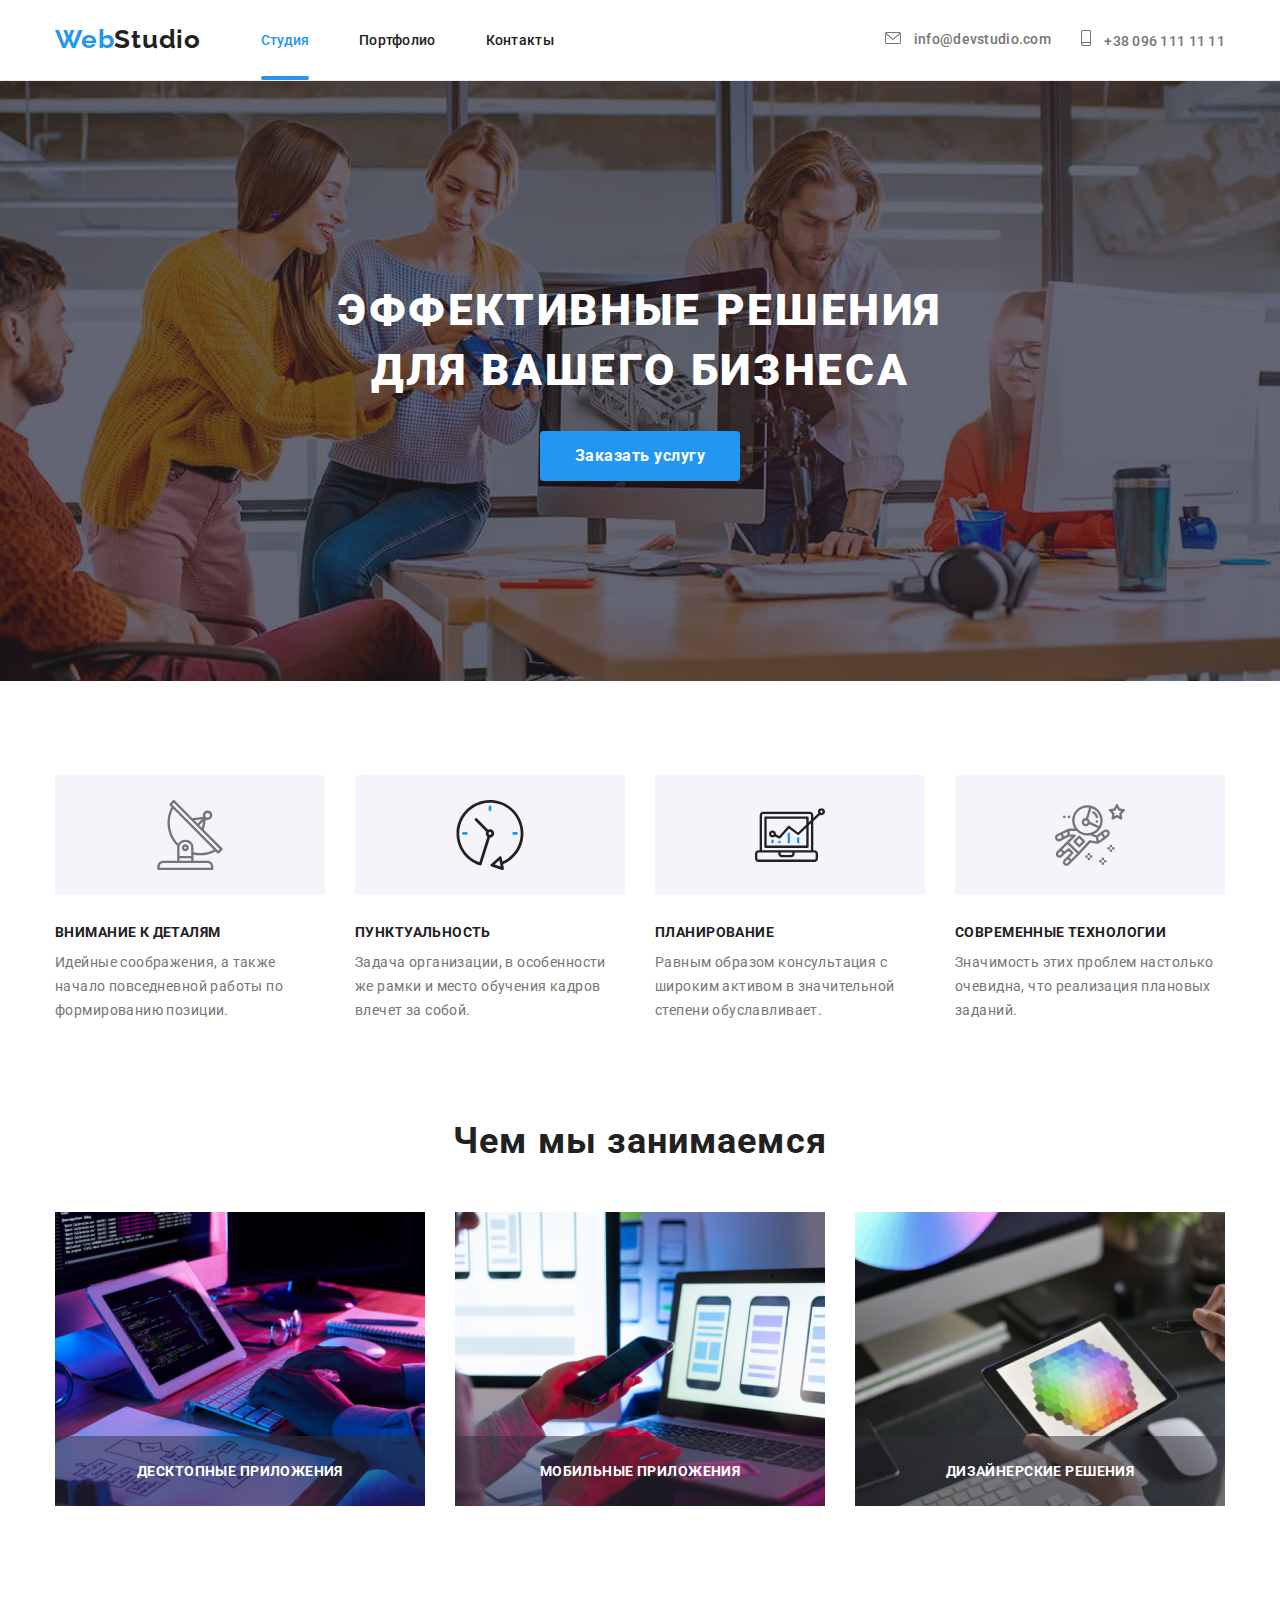
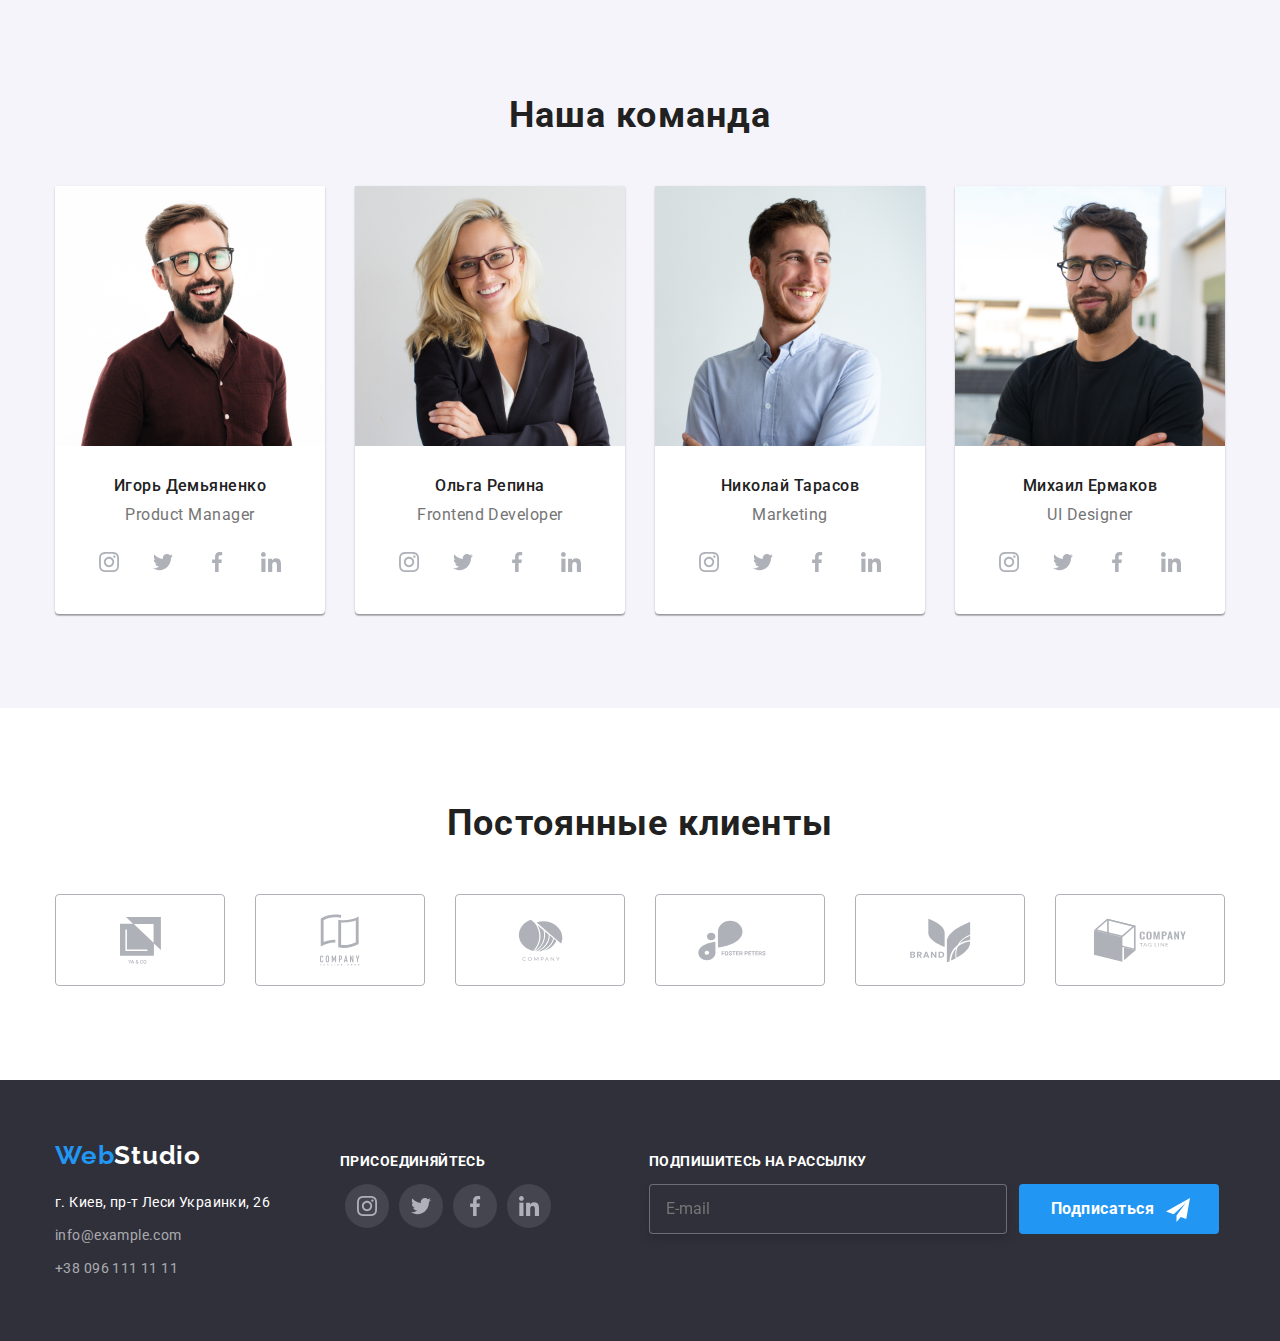
<file: index.html>
<!DOCTYPE html>
<html lang="en">
    <head>
    <meta charset="UTF-8">
    <meta http-equiv="X-UA-Compatible" content="IE=edge">
    <meta name="viewport" content="width=device-width, initial-scale=1.0">
    <title>Студия</title>
    <link href="https://cdnjs.cloudflare.com/ajax/libs/modern-normalize/1.1.0/modern-normalize.min.css"
    rel="stylesheet"/>
    <link href="https://fonts.googleapis.com/css2?family=Raleway:wght@700&family=Roboto:wght@400;500;700;900&display=swap"
        rel="stylesheet"/>
    <link rel="stylesheet" href="./css/styles.css" />

</head>
<body >
    <div class="header-bottom-line">
    <div class="container">
    <header>
    <a href="index.html" class="logo"  lang="en">Web<span class="logo-accent">Studio</span></a>
    <nav>

    <ul class="site-nav-list">
    <li><a href="./index.html" class="header-link-studio-current">Студия</a></li>
    <li><a href="./portfolio.html" class="header-link">Портфолио</a></li>
    <li><a href="" class="header-link">Контакты</a></li>
    </ul>
    </nav>
    <ul class="auth-nav">
    <li>
        <a href="mailto:info@devstudio.com" class="header-link mailto">
            <svg class="icon mailto" width="16" height="12">
                <use href=".\images\symbol-defs.svg#icon-mailto">
                </use>
            </svg>
            info@devstudio.com
        </a>
            </li>
    <li>
        <a href="tel:+380961111111" class="header-link tel">
            <svg class="icon smartphone" width="10" height="16">
                <use href=".\images\symbol-defs.svg#icon-smartphone">
                </use>
            </svg>
            +38 096 111 11 11
        </a>
    </li>
    </ul>
    </header>
    </div>
    </div>
     <main>

    <!--hero-->
        <section class="hero section">
            <div class="container hero-padding">
            <h1 class="hero-title">Эффективные решения для вашего бизнеса</h1>
        <button type="button" class="hero-button" data-modal-open>Заказать услугу</button>
            </div>
        </section>
        <!--Наши преимущества-->
        <section class="features section">
            <div class="container">
            <h2 class="invisible-title">"Невидимый заголовок - наши преимущества"</h2>
            <ul class="our-features">
                <li><div>
                    <svg class="icon-antenna" width="70" height="70" fill="#757575">
                        <use href=".\images\symbol-defs.svg#icon-antenna">
                        </use>
                    </svg>
                    </div>
                    <h3 class="features-title">Внимание к деталям</h3>
                    <p class="section-text">Идейные соображения, а также начало повседневной работы по формированию позиции.</p> 
                </li>
                <li><div class="div-icon-clock"><svg class="icon-clock" width="70" height="70" fill="#757575">
                            <use href=".\images\symbol-defs.svg#icon-clock">
                            </use>
                        </svg>
                    </div>
                    <h3 class="features-title">Пунктуальность</h3>
                    <p class="section-text">Задача организации, в особенности же рамки и место обучения кадров влечет за собой.</p>
                </li>
                <li><div>
                    <svg class="icon-diagram" width="70" height="70" fill="#757575">
                        <use href=".\images\symbol-defs.svg#icon-diagram">
                        </use>
                    </svg>
                    </div>
                    <h3 class="features-title">Планирование</h3>
                    <p class="section-text">Равным образом консультация с широким активом в значительной степени обуславливает.</p>
                </li>
                <li><div>
                    <svg class="icon-astronaut" width="70" height="70" fill="#757575">
                        <use href=".\images\symbol-defs.svg#icon-astronaut">
                        </use>
                    </svg>
                    </div>
                    <h3 class="features-title">Современные технологии</h3>
                    <p class="section-text">Значимость этих проблем настолько очевидна, что реализация плановых заданий.</p>
                </li>
            </ul>
            </div>
        </section>
    <!--Чем мы занимаемся-->
        <section class=" types-of-works section"> 
            <div class="container">
                <h2 class="section-title">Чем мы занимаемся</h2>
                <ul class="types-of-work">
                    <li><img src="./images/desktop.jpg" alt="Компьютер" width="370">
                        <h3>десктопные приложения</h3>
                    </li>
                    <li><img src="./images/smartphone.jpg" alt="Смартфон" width="370">
                        <h3>мобильные приложения</h3>
                    </li>
                    <li><img src="./images/laptop.jpg" alt="Лэптоп" width="370">
                        <h3>дизайнерские решения</h3>
                    </li>
                </ul>
            </div>
        </section>
    <!--Наша команда-->
        <section class="our-team section">  
            <div class="our-team container">
            <h2 class="section-title">Наша команда</h2>
            <ul class="our-team-list">
                <li class="our-team-card">
                    <img src="./images/product-manager.jpg" alt="Product Manager" width="270">
                    <h3 class="name-of-specialist">Игорь Демьяненко</h3>
                    <p class="section-text-our-team">Product Manager</p>
                    <ul class="list-socials">
                        <li>
                            <a href="">
                                <svg class="icon-instagram" width="20" height="20" fill="#AFB1B8">
                                    <use href=".\images\symbol-defs.svg#icon-instagram">
                                    </use>
                                </svg>
                            </a>
                        </li>
                        <li>
                            <a href="">
                                <svg class="socials-icon twitter" width="20" height="20">
                                    <use href=".\images\symbol-defs.svg#icon-twitter">
                                    </use>
                                </svg>
                            </a>
                        </li>
                        <li>
                            <a href="">
                                <svg class="socials-icon facebook" width="20" height="20" fill="#757575">
                                    <use href=".\images\symbol-defs.svg#icon-facebook">
                                    </use>
                                </svg>
                            </a>
                        </li>
                        <li>
                            <a href="">
                                <svg class="socials-icon linkedin" width="20" height="20" fill="#757575">
                                    <use href=".\images\symbol-defs.svg#icon-linkedin">
                                    </use>
                                </svg>
                            </a>
                        </li>
                    </ul>
                <li class="our-team-card">
                    <img src="./images/frontend-developer.jpg" alt="Frontend Developer" width="270">
                    <h3 class="name-of-specialist">Ольга Репина</h3>
                    <p class="section-text-our-team">Frontend Developer</p>
                    <ul class="list-socials">
                        <li>
                            <a href="">
                                <svg class="icon-instagram" width="20" height="20" fill="#AFB1B8">
                                    <use href=".\images\symbol-defs.svg#icon-instagram">
                                    </use>
                                </svg>
                            </a>
                        </li>
                        <li>
                            <a href="">
                                <svg class="socials-icon twitter" width="20" height="20">
                                    <use href=".\images\symbol-defs.svg#icon-twitter">
                                    </use>
                                </svg>
                            </a>
                        </li>
                        <li>
                            <a href="">
                                <svg class="socials-icon facebook" width="20" height="20" fill="#757575">
                                    <use href=".\images\symbol-defs.svg#icon-facebook">
                                    </use>
                                </svg>
                            </a>
                        </li>
                        <li>
                            <a href="">
                                <svg class="socials-icon linkedin" width="20" height="20" fill="#757575">
                                    <use href=".\images\symbol-defs.svg#icon-linkedin">
                                    </use>
                                </svg>
                            </a>
                        </li>
                    </ul>
                </li>
                <li class="our-team-card">
                    <img src="./images/marketing.jpg" alt="Marketing" width="270">
                    <h3 class="name-of-specialist">Николай Тарасов</h3>
                    <p class="section-text-our-team">Marketing</p>
                    <ul class="list-socials">
                        <li>
                            <a href="">
                                <svg class="icon-instagram" width="20" height="20" fill="#AFB1B8">
                                    <use href=".\images\symbol-defs.svg#icon-instagram">
                                    </use>
                                </svg>
                            </a>
                        </li>
                        <li>
                            <a href="">
                                <svg class="socials-icon twitter" width="20" height="20">
                                    <use href=".\images\symbol-defs.svg#icon-twitter">
                                    </use>
                                </svg>
                            </a>
                        </li>
                        <li>
                            <a href="">
                                <svg class="socials-icon facebook" width="20" height="20" fill="#757575">
                                    <use href=".\images\symbol-defs.svg#icon-facebook">
                                    </use>
                                </svg>
                            </a>
                        </li>
                        <li>
                            <a href="">
                                <svg class="socials-icon linkedin" width="20" height="20" fill="#757575">
                                    <use href=".\images\symbol-defs.svg#icon-linkedin">
                                    </use>
                                </svg>
                            </a>
                        </li>
                    </ul>
                </li>
                <li class="our-team-card">
                    <img src="./images/ui-designer.jpg" alt="UI Designer" width="270">
                    <h3 class="name-of-specialist">Михаил Ермаков</h3>
                    <p class="section-text-our-team">UI Designer</p>
                    <ul class="list-socials">
                        <li>
                            <a href="">
                                <svg class="icon-instagram" width="20" height="20" fill="#AFB1B8">
                                    <use href=".\images\symbol-defs.svg#icon-instagram">
                                    </use>
                                </svg>
                            </a>
                        </li>
                        <li>
                            <a href="">
                                <svg class="socials-icon twitter" width="20" height="20">
                                    <use href=".\images\symbol-defs.svg#icon-twitter">
                                    </use>
                                </svg>
                            </a>
                        </li>
                        <li>
                            <a href="">
                                <svg class="socials-icon facebook" width="20" height="20" fill="#757575">
                                    <use href=".\images\symbol-defs.svg#icon-facebook">
                                    </use>
                                </svg>
                            </a>
                        </li>
                        <li>
                            <a href="">
                                <svg class="socials-icon linkedin" width="20" height="20" fill="#757575">
                                    <use href=".\images\symbol-defs.svg#icon-linkedin">
                                    </use>
                                </svg>
                            </a>
                        </li>
                    </ul>
                </li>
            </ul>
            </div>
        </section> 
    <!-- Постоянные клиенты -->
        <section class="regular-clients section">
            <div class="container">
                <h2 class="section-title">Постоянные клиенты</h2>
                <ul class="list-regular-clients">
                    <li>
                        <a href="">
                            <svg class="icon-va-co" width="41" height="47">
                                <use href=".\images\symbol-defs.svg#icon-va-co">
                                </use>
                            </svg>
                        </a>
                    </li>
                    <li>
                        <a href="">
                            <svg class="icon-tagline-here" width="40" height="52">
                                <use href=".\images\symbol-defs.svg#icon-tagline-here">
                                </use>
                            </svg>
                        </a>
                    </li>
                    <li>
                        <a href="">
                            <svg class="icon-company" width="45" height="42" fill="#757575">
                                <use href=".\images\symbol-defs.svg#icon-company">
                                </use>
                            </svg>
                        </a>
                    </li>
                    <li>
                        <a href="">
                            <svg class="icon-foster-peters" width="84" height="41" fill="#757575">
                                <use href=".\images\symbol-defs.svg#icon-foster-peters">
                                </use>
                            </svg>
                        </a>
                    </li>
                    <li>
                        <a href="">
                            <svg class="icon-brand" width="63" height="45" fill="#757575">
                                <use href=".\images\symbol-defs.svg#icon-brand">
                                </use>
                            </svg>
                        </a>
                    </li>
                    <li>
                        <a href="">
                            <svg class="icon-tag-line" width="94" height="44" fill="#757575">
                                <use href=".\images\symbol-defs.svg#icon-tag-line">
                                </use>
                            </svg>
                        </a>
                    </li>
                </ul>
            </div>
        </section>
</main>
    <footer class="section logo-footer">
        <div class="container footer">
            <div class="logo+adress">
                <a href="index.html" class="logo"  lang="en">Web<span class="logo-accent-footer">Studio</span></a> 
                <address>
                    <ul class="list-footer-link">
                        <li><a href="" class="footer-adress-link" target="_blank" rel="noopenner noreferrer">г. Киев, пр-т Леси Украинки, 26</a></li>
                        <li><a href="mailto:info@example.com" class="footer-link">info@example.com</a></li>
                        <li><a href="" class="footer-link">+38 096 111 11 11</a></li>
                    </ul>
                </address>
            </div>
            <div class="h3-list-socials footer">
                <h3 class="h3 footer">Присоединяйтесь</h3>
                <ul class="list-socials footer">
                    <li>
                        <a href="">
                            <svg class="socials-icon instagram" width="20" height="20" fill="#AFB1B8">
                                <use href=".\images\symbol-defs.svg#icon-instagram">
                                </use>
                            </svg>
                        </a>
                    </li>
                    <li>
                        <a href="">
                            <svg class="socials-icon twitter" width="20" height="20">
                                <use href=".\images\symbol-defs.svg#icon-twitter">
                                </use>
                            </svg>
                        </a>
                    </li>
                    <li>
                        <a href="">
                            <svg class="socials-icon facebook" width="20" height="20" fill="#757575">
                                <use href=".\images\symbol-defs.svg#icon-facebook">
                                </use>
                            </svg>
                        </a>
                    </li>
                    <li>
                        <a href="">
                            <svg class="socials-icon linkedin" width="20" height="20" fill="#757575">
                                <use href=".\images\symbol-defs.svg#icon-linkedin">
                                </use>
                            </svg>
                        </a>
                    </li>
                </ul>
            </div>
            <div class="h3-list-socials subscribe">
                <h3 class="h3 footer">Подпишитесь на рассылку</h3>
                <form class="list-socials footer">
                    <input type="email" name="email" placeholder="E-mail" id="email-footer">
                        <button type="submit" class="hero-button subscribe" name="submit">
                            Подписаться
                            <svg class="icon-telegramm" width="24" height="24">
                                <use href=".\images\symbol-defs.svg#icon-telegramm">
                                </use>
                            </svg>
                        </button>
                </form>
            </div>
        </div>
    </footer>
   
    <div class="backdrop is-hidden" data-modal>
           
        <form  class="modal" name="modal">
            <h3 class="h3-modal">
                Оставьте свои данные, мы вам перезвоним
            </h3>
            <div class="close-black" data-modal-close>
                <svg class="icon-close-black" width="17px" height="17px">
                    <use href=".\images\symbol-defs.svg#icon-close-black">
                    </use>
                </svg>
            </div>
            <label for="name">
                <span class="name-of-label">
                Имя
                </span>
            </label>
            <div class="input-modal">
                <input type="text" id="name" class="input">
                <svg class="modal-icon person" width="12px" height="12px">
                    <use href=".\images\symbol-defs.svg#icon-person"></use>
                </svg>
            </div>

            <label for="phone">
                <span class="name-of-label">
                Телефон
                </span>
            </label>
            <div class="input-modal">
                <input type="tel" id="phone" class="input" name="tel">
                <svg class="modal-icon phone" width="12px" height="12px">
                    <use href=".\images\symbol-defs.svg#icon-phone"></use>
                </svg>
            </div>

            <label for="email">
                <span class="name-of-label">
                Почта
                </span>
            </label>
            <div class="input-modal">   
                <input type="email" name="email" class="input" required />
                <svg class="modal-icon mailto2" width="12px" height="12px">
                    <use href=".\images\symbol-defs.svg#icon-mailto2"></use>
                </svg>
            </div>

            <label for="comment">
                <span class="name-of-label">
                Комментарий
                </span>
            </label>
            <textarea  id="comment" placeholder="Введите текст" class="input comment"></textarea>
            
            
            <div class="checkbox">
                <input class="checkbox-field" type="checkbox" name="checkbox" id="checkbox">
                <span class="fake">
                    <svg class="modal-icon checkmark" width="16px" height="15px">
                        <use href=".\images\symbol-defs.svg#icon-checkmark"></use>
                    </svg>
                </span>
                <label for="checkbox" class="label-checkbox">Соглашаюсь с рассылкой и принимаю <a class="agreements-terms">Условия
                    договора</a>
                </label>  
            </div>
            <button type="submit" class="hero-button" name="">Отправить</button>
            
        </form>
    
    </div>
   
    <script src="./js/modal.js"></script>
</body>
</file>
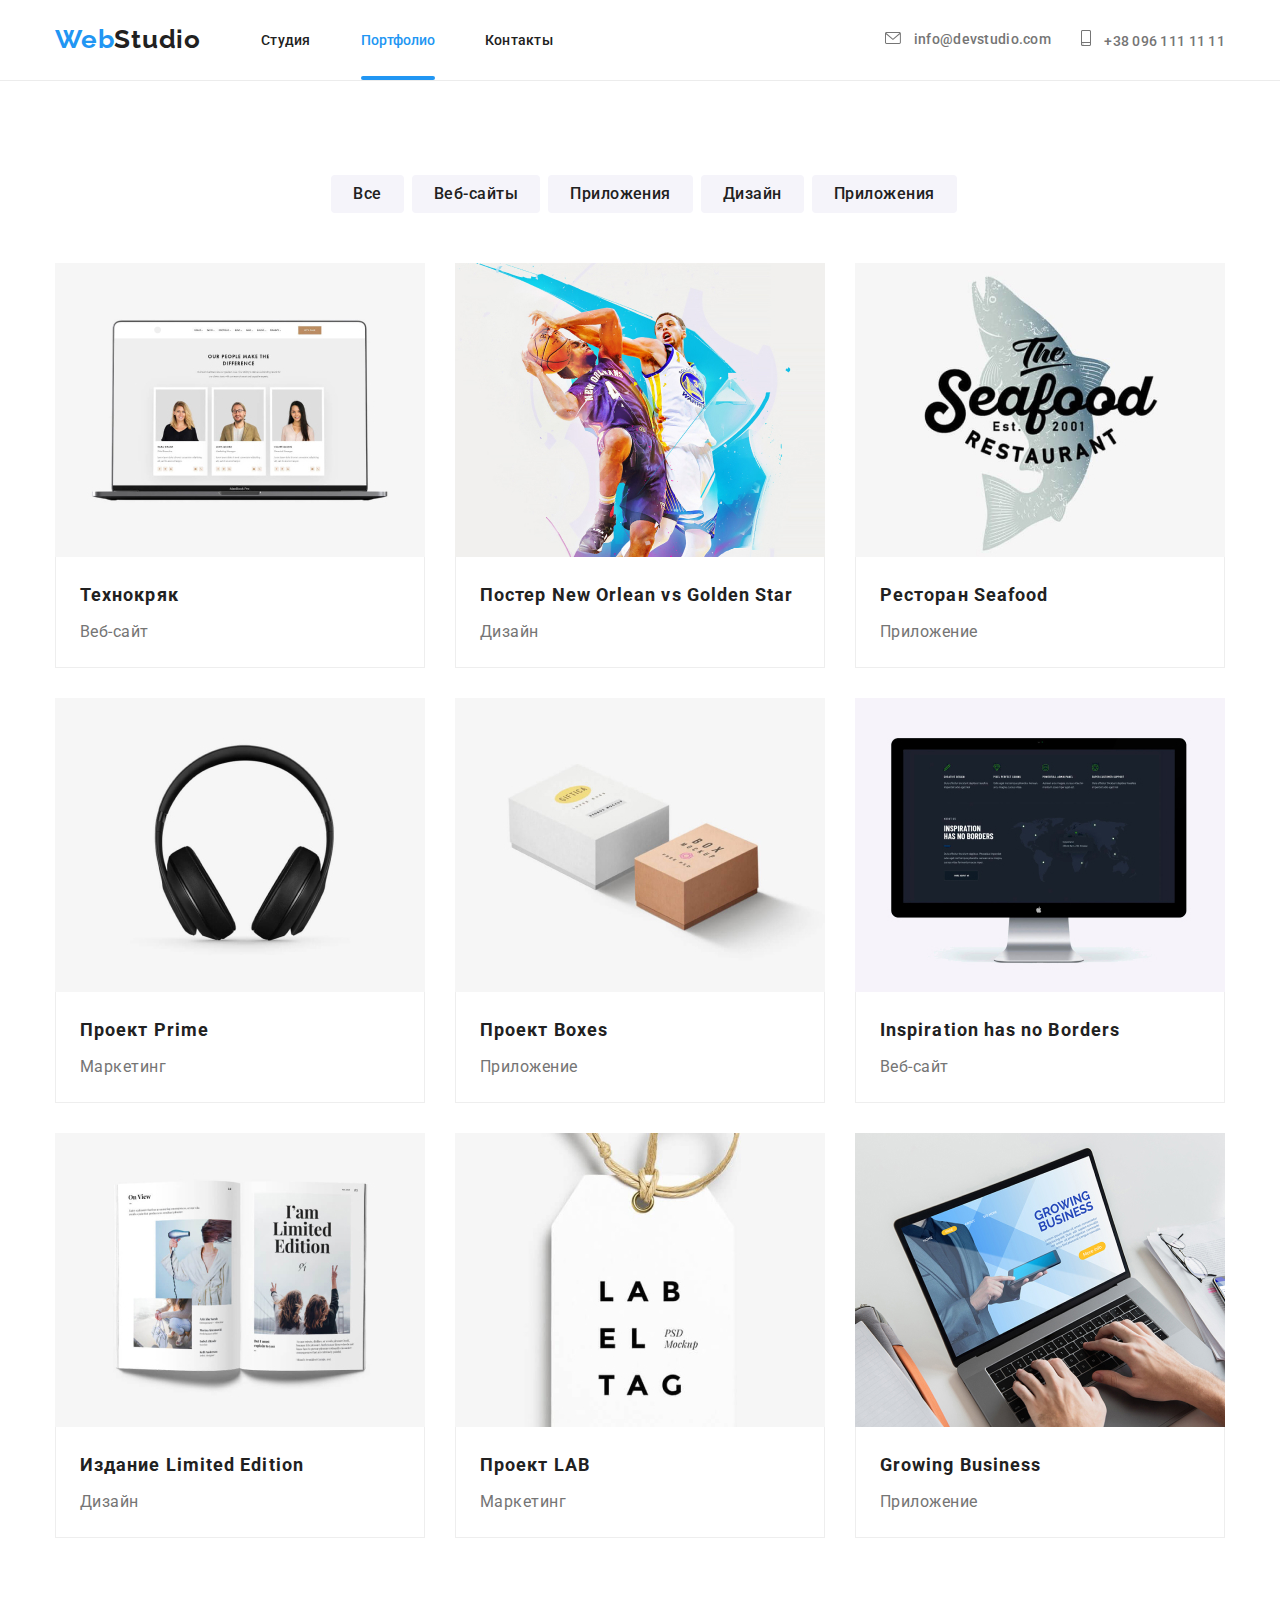
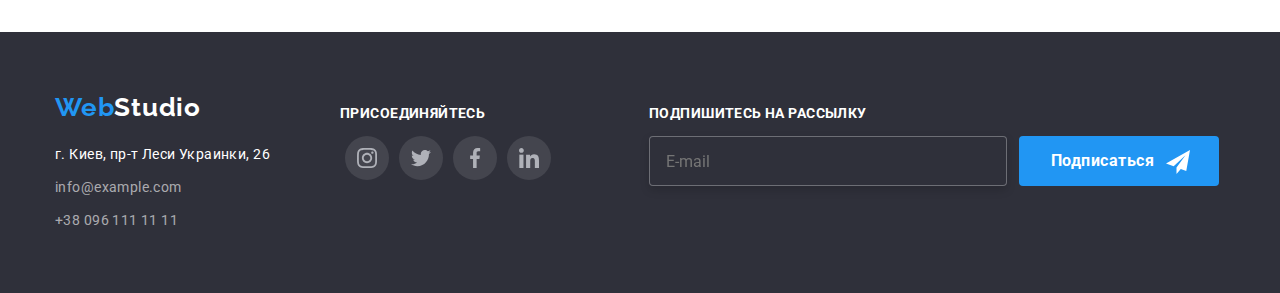
<file: portfolio.html>
<!DOCTYPE html>
<html lang="en">

<head>
    <meta charset="UTF-8">
    <meta http-equiv="X-UA-Compatible" content="IE=edge">
    <meta name="viewport" content="width=device-width, initial-scale=1.0">
    <title>Портфолио</title>
    <link href="https://cdnjs.cloudflare.com/ajax/libs/modern-normalize/1.1.0/modern-normalize.min.css" rel="stylesheet" />
    <link
        href="https://fonts.googleapis.com/css2?family=Raleway:wght@700&family=Roboto:wght@400;500;700;900&display=swap" rel="stylesheet" />
    <link rel="stylesheet" href="./css/styles.css" />

</head>

<body>
    <div class="header-bottom-line">
        <div class="container">
        <header>
            <a href="index.html" class="logo" lang="en">Web<span class="logo-accent">Studio</span></a>
            <nav>
                <ul class="site-nav-list">
                    <li><a href="./index.html" class="header-link">Студия</a></li>
                    <li><a href="./portfolio.html" class="header-link-portfolio-current">Портфолио</a></li>
                    <li><a href="" class="header-link">Контакты</a></li>
                </ul>
            </nav>
            <ul class="auth-nav">
                <li>
                    <a href="mailto:info@devstudio.com" class="header-link mailto">
                        <svg class="icon mailto" width="16" height="12">
                            <use href=".\images\symbol-defs.svg#icon-mailto">
                            </use>
                        </svg>
                        info@devstudio.com
                    </a>
                </li>
                <li>
                    <a href="tel:+380961111111" class="header-link tel">
                        <svg class="icon smartphone" width="10" height="16" fill="#757575">
                            <use href=".\images\symbol-defs.svg#icon-smartphone">
                            </use>
                        </svg>
                        +38 096 111 11 11
                    </a>
                </li>
            </ul>
        </header>
        </div>
    </div>
    <main>

    <!--our-works-buttons-->
    <section class="section button-line our-works">
        <div class="container">
            <h1 class="invisible-title">Невидимый заголовок - Наши проекты</h1>
            <ul class="our-works-button-line">
                <li class="item"><button type="button" class="our-works-button">Все</button></li>
                <li class="item"><button type="button" class="our-works-button">Веб-сайты</button></li>
                <li class="item"><button type="button" class="our-works-button">Приложения</button></li>
                <li class="item"><button type="button" class="our-works-button">Дизайн</button></li>
                <li class="item"><button type="button" class="our-works-button">Приложения</button></li>
            </ul>
        </div>
    

    <!--Наши проекты-->

        <div class="container our-works">
        <ul class="our-works-list">
            <!--первая строка -->
            <li><a href="">
                    <div class="overlay">
                        <img class="thumb" src="./images/technokryak.jpg" 
                        alt="Technokryak" 
                        width="370" height="294">
                        <p class="text-before">Ресурс предлагает комплексные предложения с разным уровнем функционала и сервисов. Все это
                        позволит посетителю получить исчерпывающие сведения о компании или частном лице"</p>
                    </div>
                    <div class="div-our-works">
                        <h2 class="h2-our-works">Технокряк</h2>
                        <p class="section-text-our-works">Веб-сайт</p>
                    </div>
                </a>
            </li>
            <li><a href="">
                    <div class="overlay">
                        <img src="./images/poster-new-orlean.jpg" 
                        alt="Постер New Orlean vs Golden Star" 
                        width="370" height="294">
                        <p class="text-before">Ресурс предлагает комплексные предложения с разным уровнем функционала и сервисов. Все это
                            позволит посетителю получить исчерпывающие сведения о компании или частном лице"</p>
                        </div>
                    <div class="div-our-works">
                        <h2 class="h2-our-works">Постер New Orlean vs Golden Star</h2>
                        <p class="section-text-our-works">Дизайн</p>
                    </div>
                </a>
            </li>
            <li><a href="">
                    <div class="overlay">
                        <img src="./images/restaurant-seafood.jpg" 
                        alt="Ресторан Seafood" width="370" height="294">
                        <p class="text-before">Ресурс предлагает комплексные предложения с разным уровнем функционала и сервисов. Все это
                            позволит посетителю получить исчерпывающие сведения о компании или частном лице"</p>
                    </div>
                    <div class="div-our-works">
                        <h2 class="h2-our-works">Ресторан Seafood</h2>
                        <p class="section-text-our-works">Приложение</p>
                    </div>
                </a>
            </li>
            <!--вторая строка -->
            <li><a href="">
                    <div class="overlay">
                        <img src="./images/project-prime.jpg" 
                        alt="Проект Prime" width="370" height="294">
                        <p class="text-before">Ресурс предлагает комплексные предложения с разным уровнем функционала и сервисов. Все это
                        позволит посетителю получить исчерпывающие сведения о компании или частном лице"</p>
                    </div>
                <div class="div-our-works">
                    <h2 class="h2-our-works">Проект Prime</h2>
                    <p class="section-text-our-works">Маркетинг</p>
                </div>
                </a>
            </li>
            <li><a href="">
                    <div class="overlay">
                        <img src="./images/project-boxes.jpg" 
                        alt="Проект Boxes" width="370" height="294">
                        <p class="text-before">Ресурс предлагает комплексные предложения с разным уровнем функционала и сервисов. Все это
                        позволит посетителю получить исчерпывающие сведения о компании или частном лице"</p>
                    </div>
                    <div class="div-our-works">
                        <h2 class="h2-our-works">Проект Boxes</h2>
                        <p class="section-text-our-works">Приложение</p>
                    </div>
                </a>
            </li>
            <li><a href="">
                    <div class="overlay">
                        <img src="./images/inspiration.jpg" 
                        alt="Inspiration has no Borders" width="370" height="294">
                        <p class="text-before">Ресурс предлагает комплексные предложения с разным уровнем функционала и сервисов. Все это
                        позволит посетителю получить исчерпывающие сведения о компании или частном лице"</p>
                    </div>
                    <div class="div-our-works">
                        <h2 class="h2-our-works">Inspiration has no Borders</h2>
                        <p class="section-text-our-works">Веб-сайт</p>
                    </div>
                </a>
            </li>
            <!--третья строка -->
            <li><a href="">
                    <div class="overlay">
                        <img src="./images/edition.jpg" 
                        alt="Издание Limited Edition" width="370" height="294">
                        <p class="text-before">Ресурс предлагает комплексные предложения с разным уровнем функционала и сервисов. Все это
                            позволит посетителю получить исчерпывающие сведения о компании или частном лице"</p>
                    </div>
                    <div class="div-our-works">
                        <h2 class="h2-our-works">Издание Limited Edition</h2>
                        <p class="section-text-our-works">Дизайн</p>
                    </div>
                </a>
            </li>
            <li><a href="">
                    <div class="overlay">
                        <img src="./images/project-label-tag.jpg" 
                        alt="Проект LAB" width="370" height="294">
                        <p class="text-before">Ресурс предлагает комплексные предложения с разным уровнем функционала и сервисов. Все это
                            позволит посетителю получить исчерпывающие сведения о компании или частном лице"</p>
                    </div>
                    <div class="div-our-works">
                        <h2 class="h2-our-works">Проект LAB</h2>
                        <p class="section-text-our-works">Маркетинг</p>
                    </div>
                </a>
            </li>
            <li><a href="">
                    <div class="overlay">                
                        <img src="./images/growing-bussiness.jpg" 
                        alt="Growing Business" width="370" height="294">
                        <p class="text-before">Ресурс предлагает комплексные предложения с разным уровнем функционала и сервисов. Все это
                            позволит посетителю получить исчерпывающие сведения о компании или частном лице"</p>
                    </div>
                    <div class="div-our-works">
                        <h2 class="h2-our-works">Growing Business</h2>
                        <p class="section-text-our-works">Приложение</p>
                    </div>
                </a>
            </li>
        </ul>
        </div>
    </section>
    </main>
    <footer class="section logo-footer">
        <div class="container footer">
            <div class="logo+adress">
                <a href="index.html" class="logo" lang="en">Web<span class="logo-accent-footer">Studio</span></a>
                <address>
                    <ul class="list-footer-link">
                        <li><a href="" class="footer-adress-link" target="_blank" rel="noopenner noreferrer">г. Киев, пр-т
                                Леси Украинки, 26</a></li>
                        <li><a href="mailto:info@example.com" class="footer-link">info@example.com</a></li>
                        <li><a href="" class="footer-link">+38 096 111 11 11</a></li>
                    </ul>
                </address>
            </div>
            <div class="h3-list-socials footer">
                <h3 class="h3 footer">Присоединяйтесь</h3>
                <ul class="list-socials footer">
                    <li>
                        <a href="">
                            <svg class="socials-icon instagram" width="20" height="20" fill="#AFB1B8">
                                <use href=".\images\symbol-defs.svg#icon-instagram">
                                </use>
                            </svg>
                        </a>
                    </li>
                    <li>
                        <a href="">
                            <svg class="socials-icon twitter" width="20" height="20">
                                <use href=".\images\symbol-defs.svg#icon-twitter">
                                </use>
                            </svg>
                        </a>
                    </li>
                    <li>
                        <a href="">
                            <svg class="socials-icon facebook" width="20" height="20" fill="#757575">
                                <use href=".\images\symbol-defs.svg#icon-facebook">
                                </use>
                            </svg>
                        </a>
                    </li>
                    <li>
                        <a href="">
                            <svg class="socials-icon linkedin" width="20" height="20" fill="#757575">
                                <use href=".\images\symbol-defs.svg#icon-linkedin">
                                </use>
                            </svg>
                        </a>
                    </li>
                </ul>
            </div>
            <div class="h3-list-socials subscribe">
                <h3 class="h3 footer">Подпишитесь на рассылку</h3>
                <form class="list-socials footer" name="subscribe">
                    <input type="email" name="email" placeholder="E-mail" id="email-footer">
                    <button type="submit" class="hero-button subscribe" name="submit">
                        Подписаться
                        <svg class="icon-telegramm" width="24" height="24">
                            <use href=".\images\symbol-defs.svg#icon-telegramm">
                            </use>
                        </svg>
                    </button>
                </form>
            </div>
        </div>
    </footer>
</body>
</file>
<file: css/styles.css>
/*primary-text-color  #212121 */
/*secondary color  #757575 */
/*accent color: #2196F3;*/


/* background #ffffff */
/* secondary background #2F303A */

/* our-works-button's background #F5F4FA */


:root{
    --primary-text-color: #212121;
    --secondary-text-color: #757575;
    --accent-color: #2196F3;
    --bgc-icon:#F5F4FA;
}

body {
    background-color: #ffffff;
    font-family: 'Roboto', sans-serif;
        
    color: var(--primary-text-color);
}

.section{
    padding-top: 94px;
    padding-bottom: 94px;
    margin: auto;
}

h2,p{
    margin-top: 0;
    margin-bottom: 0;
}
a {
    text-decoration: none;
}

ul {
    list-style: none;

}

button {
    font-family: inherit;

    cursor: pointer;
}

img {
    display: block;
}

footer{
    background-color: #2F303A;
}

address{
    font-style: normal;
}

.container{
    margin: 0 auto;
    max-width: 1200px;
    width: 100%;
    /* outline: 2px solid teal; */
    padding: 0 15px;
}

.logo {
    font-family: 'Raleway', sans-serif;
    font-weight: 700;
    font-size: 26px;
    line-height: 1.19;
    letter-spacing: 0.03em;
    color: var(--accent-color);

    padding-left: 0px;
        margin-right: 35px;
        padding-top: 24px;
        padding-bottom: 25px;
}
.logo-accent {
    color: var(--primary-text-color);
}


/* Site-nav list */

header {
    display: flex;
    justify-content:flex-start;
    align-items: center;
    }

.header-bottom-line{
    border:  solid 1px #ECECEC;
        /* border: 4px solid rgb(221, 10, 10); */
        border-left: none;
        border-right: none;
        border-top: none;
}

.site-nav-list {
    display: flex;
    justify-content: center;
    margin: 0;
    padding: 0;
}

.header-link{
    font-family: 'Roboto', sans-serif;
    font-weight: 500;
    font-size: 14px;
    line-height: 1.14;
    letter-spacing: 0.02em;

    padding: 25px 0;
    margin:0 25px;
   
    color:var(--primary-text-color);

    transition: color 250ms cubic-bezier(0.4, 0, 0.2, 1);
   }

 .auth-nav .header-link {
    color: var(--secondary-text-color);
    padding-right: 0;
    margin-left: 50px;
    
 }

 .auth-nav{
    display: flex;
    margin-left: auto;
 }

.icon{
    margin-right: 10px;
    fill: var(--secondary-text-color);
    transition: fill 250ms cubic-bezier(0.4, 0, 0.2, 1);
}


.header-link.mailto,
.header-link.tel{
    margin: 0 0 0 30px;
}


.header-link.tel:hover .icon.smartphone,
.header-link.tel:focus .icon.smartphone{
    fill: var(--accent-color);
}

.header-link.mailto:hover .icon.mailto,
.header-link.mailto:focus .icon.mailto {
    fill: var(--accent-color);
}

.header-link:hover, 
.header-link:focus{ 
    color: var(--accent-color);
}

.header-link:active {
    color: var(--primary-text-color);
    }

.header-link-portfolio-current{
    position: relative;

    color: var(--accent-color);

    font-weight: 500;
    font-size: 14px;
    line-height: 1.14;

    padding: 32px 0;
    margin: 0 25px;
    }

.header-link-studio-current
{
    position:relative;

    color: var(--accent-color);

    font-weight: 500;
    font-size: 14px;
    line-height: 1.14;

    padding: 32px 0;
    margin: 0 25px;
    }

.header-link-studio-current::after{
    content: "";
    width: 100%;
    height: 4px;
    border-radius: 2px;
    display: inline-block;
    background-color: var(--accent-color);

    position: absolute;
    bottom: 0;
    left: 0;
}

.header-link-portfolio-current::after {
    content: "";
    width: 100%;
    height: 4px;
    border-radius: 2px;
    display: inline-block;
    background-color: var(--accent-color);

    position: absolute;
    bottom: 0;
    left: 0;
}

/* body */

/* hero - поменять фон текста на рамку  */

.hero{
   
    
    display: flex;
    /* background-image: url("./images/hero-bg.jpg" "./images/Img Overlay.jpg"); */
}

.hero.section{
    padding-top: 200px;
    padding-bottom: 200px;
    background-image: url("../images/hero-bg.jpg");
    background-repeat: no-repeat;
    background-position: 50% 50%;

    background-image: linear-gradient(to right,
                rgba(47, 48, 58, 0.4),
                rgba(47, 48, 58, 0.4)), url(../images/hero-bg.jpg);
    
    max-height: 600px;

    }


.hero-padding.container{
padding-bottom: 0;
padding-top: 0;
}
.hero-title {
    color: #ffffff;
    font-weight: 900;
    font-size: 44px;
    line-height: 1.36;
    text-align: center;
    letter-spacing: 0.06em;

    text-transform: uppercase;

    display: flex;
    justify-content: center;
    padding-top: 0px;
    padding-bottom: 0;
    padding-left: 250px;
    padding-right: 250px;
    margin: 0;
    display: block;
}

.hero-button {
    color:#ffffff;
    background: var(--accent-color);

    border: none;
    font-weight: 700;
    font-size: 16px;
    line-height: 1.88;
    text-align: center;
    letter-spacing: 0.03em;

    min-width:200px; 
    min-height:50px;
    border-radius: 4px;
    padding: 10px 32px;
    margin: 30px auto 0px;
    display: block;

    transition: color, background-color 250ms cubic-bezier(0.4, 0, 0.2, 1);
}

.hero-button:hover,
.hero-button:focus {
    color: var(--accent-color);
    background: #ffffff;
}

.hero-button:active {
    color: var(--secondary-text-color);
    background: #ffffff;
}


/* our features */

.features.section{
    padding-bottom: 0;
}

.invisible-title{
    display: none;
}

.our-features {
    display: flex;
    margin-bottom: 0;
    margin-top: 0;
    margin-left: 0;
    padding-left: 0;
    width: 270px;
    /* outline-color: 1px solid teal; */
}

.our-features li:not(:last-child) {
margin-right: 30px;
}

.features-title{
        font-weight: 700;
        font-size: 14px;
        line-height: 1.14;
        letter-spacing: 0.03em;
        text-transform: uppercase;

        padding: 0;
        margin: 30px 0 0 0;
}
.our-features>li>div{
    background-color: var(--bgc-icon);
    display: flex;
    justify-content:center;
    align-items:center;
    border-radius: 4px;
    width: 270px;
    height:120px;
}


.section-text{
    color: var(--secondary-text-color);
    font-family: 'Roboto';
    font-size: 14px;
    line-height: 1.71;
        /* or 171% */
    letter-spacing: 0.03em;

    min-height: 75px;
    min-width: 270px;
    margin-top: 10px;
}


/* чем мы занимаемся */
.types-of-work-title{
    text-align: center;
}

.types-of-work{
    display: flex;
    justify-content:space-between;
    margin-top: 0;
    margin-bottom: 0;
    padding:0;
    margin: 0;
    }

.types-of-work{
    position: relative;
}

.types-of-work>li>h3{
    position: absolute;
    width: 370px;
    height: 70px;

    font-weight: 700;
    font-size: 14px;
    line-height: 16px;
    text-align: center;
    letter-spacing: 0.03em;
    text-transform: uppercase;
    color: #fff;
    background: rgba(47, 48, 58, 0.5);
    display: flex;
    align-items: center;
    justify-content: center;
    bottom: 0%;
    margin:0;
}

/* our team */


.our-team-list{
    display: flex;
    justify-content:center;
    margin-top: 0;
    margin-bottom: 0;

    padding: 0;
}

.our-team.section{
    background-color: #F5F4FA;
}

.our-team .container {
    padding-top: 0;
    padding-bottom: 0;
}


.section-title{

    font-weight: 700;
    font-size: 36px;
    line-height: 1.17;
    text-align: center;
    letter-spacing: 0.03em;

    padding: 0;
    margin: 0;
    margin-bottom: 50px;
}

.invisible-title 
{
    color:#ffffff;

    padding: 0;
    margin: 0;
}

.our-team-card{
    box-shadow: 0px 1px 3px rgba(0, 0, 0, 0.12), 
    0px 1px 1px rgba(0, 0, 0, 0.14), 
    0px 2px 1px rgba(0, 0, 0, 0.2);
    border-radius: 0px 0px 4px 4px;
    margin: 0 15px;
    background-color: #fff;
}


.name-of-specialist {
    color: var(--primary-text-color);
    text-decoration: none;
    font-weight: 500;
    font-size: 16px;
    line-height: 1.19;
    text-align: center;
    letter-spacing: 0.03em;

    padding: 0;
    margin: 0;
    margin-top: 30px;
    margin-bottom: 10px;
}

.section-text-our-team {
    color: var(--secondary-text-color);

    font-size: 16px;
    line-height: 1.19;
    text-align: center;
    letter-spacing: 0.03em;

    padding: 0;
    margin: 0;
    margin-bottom: 16px;
}

.list-socials{
    display:flex;
    padding: 0 27px 30px 27px;
    margin: 0;
}

.list-socials>li>a{
    
    padding: 12px 12px;
    display: flex;
    justify-content: center;
    margin: 0 5px;
    border-radius: 50%;

    transition: background-color 250ms cubic-bezier(0.4, 0, 0.2, 1);
    }

.list-socials>li>a:hover,
.list-socials>li>a:focus{
    background-color: var(--accent-color);
}

.list-socials>li>a:hover svg,
.list-socials>li>a:focus svg{
    fill:#ffffff;
}


/* Постоянные клиенты */

.list-regular-clients {
    display: flex;
    padding: 0;
    margin: 0;
    justify-content: center;
}

.list-regular-clients>li>a {
    height: 92px;
    width: 170px;
    display: flex;
    justify-content: center;
    align-items: center;
    border: 1px solid #AFB1B8;
    border-radius: 4px;

    transition: border  250ms cubic-bezier(0.4, 0, 0.2, 1);
}

.list-regular-clients>li:not(:last-child){
    margin-right: 30px;
}

.list-regular-clients>li>a:hover,
.list-regular-clients>li>a:focus {
    border: 1px solid var(--accent-color);
}

.list-regular-clients>li>a:hover svg,
.list-regular-clients>li>a:focus svg {
    fill: var(--accent-color);
    fill: var(--accent-color);
}

.list-regular-clients>li>a>svg{
    fill: #AFB1B8;
}


/* our-works-button */


.our-works-button{
    color: var(--primary-text-color);
    background: #F5F4FA;
    border: none;
    font-weight: 500;
    font-size: 16px;
    line-height: 1.63;
    text-align: center;
    letter-spacing: 0.03em;

    padding: 6px 22px;
    border-radius: 4px;

    transition: color, background-color 250ms cubic-bezier(0.4, 0, 0.2, 1)
    
}

.our-works-button-line{
    display: flex;
    justify-content:center;
    margin-top: 0;
    margin-bottom: 50px;
    padding-left: 0;
}

.our-works-button-line .item+.item{
    margin-left: 8px;
}

.our-works-button-line .item:not(:last-child) {
    margin-left: 8px;
}


.our-works-button:hover,
.our-works-button:focus {
    color: #ffffff;
    background: var(--accent-color);

    box-shadow: 0px 3px 1px rgba(0, 0, 0, 0.1), 
    0px 1px 2px rgba(0, 0, 0, 0.08), 
    0px 2px 2px rgba(0, 0, 0, 0.12);
}

.our-works-button:active {
    color: var(--secondary-text-color);
    background: #ffffff;
}

.our-works-list {
display: flex;
flex-wrap: wrap;
/* background-color: teal; */
padding: 0;
margin: 0;

}

.our-works-list li{
width: calc((100% - 60px)/3);
margin-right: 30px;
margin-left: 0px;
margin-bottom: 30px;
/* width: 370px; */


transition-property:  box-shadow;
transition-duration: 250ms;
transition-timing-function: cubic-bezier(0.4, 0, 0.2, 1);
}

.our-works-list li:nth-child(3n) {
    margin-right: 0;

}

.our-works-list li:nth-last-child(-n+3){
    margin-bottom: 0;
}

.our-works-list li:hover,
.our-works-list li:focus{
    box-shadow: 0px 1px 1px rgba(0, 0, 0, 0.12), 
    0px 4px 4px rgba(0, 0, 0, 0.06), 
    1px 4px 6px rgba(0, 0, 0, 0.16);
}


.div-our-works{
    padding: 20px 24px;
    border: 1px solid #EEEEEE;
    border-top: 0;
}

.h2-our-works{
    font-weight: 700;
    font-size: 18px;
    line-height: 2;
    letter-spacing: 0.06em;
    margin-bottom: 4px;

    color: var(--primary-text-color);
}

.section-text-our-works{
    color: var(--secondary-text-color);
        background: #ffffff;
        font-size: 16px;
        line-height: 1.88;
        letter-spacing: 0.03em;
}


.our-works-list>li{
    position: relative;
    display: flex;
}

.overlay{
    position: relative;
    display: flex;
    overflow: hidden;
}

.text-before{
    position: absolute;
    content: "";
    display: flex;
    justify-content: center;
    align-items: center;
    padding: 0 24px;

    background: rgba(33, 150, 243, 0.9);
    font-weight: 400;
    font-size: 18px;
    line-height: 1.56;
    letter-spacing: 0.03em;
    
    color: #FFFFFF;
    width: 370px;
    height: 294px;
    opacity: 0;

    top: 0;
    left: 0;

    transform: translateY(100%);
    transition: transform 250ms cubic-bezier(0.4, 0, 0.2, 1),
        opacity 250ms cubic-bezier(0.4, 0, 0.2, 1);
}

.our-works-list>li>a:hover .text-before,
.our-works-list>li>a:focus .text-before {
    opacity: 1;
    transform: translateY(0);
}

.our-works-list>li>a>img{
    overflow: hidden;
}

/* footer */


.logo-footer{
    padding-top: 60px;
    padding-bottom: 60px;
}

.logo-accent-footer{
    color: #ffffff;
}

.logo-footer .logo{
    display: block;

    padding: 0;
    margin-bottom: 20px;
    margin-right: 0px;
}

.footer-adress-link {

    color: #ffffff;
    background-color: #2F303A;

    font-size: 14px;
    line-height: 1.71;
    letter-spacing: 0.03em;
}

.footer-adress-link:hover,
.footer-adress-link:focus {
    color: var(--accent-color);
}

.footer-adress-link:active {
    color: var(--primary-text-color);
}

.list-footer-link{
    padding-left: 0px;
    margin-right: 0px;
    padding-right: 0px;

    margin-top: 0px;
    margin-bottom: 0px;
}


.list-footer-link>li:not(:last-child){
    margin-top: 0px;
    margin-bottom: 9px;
}

.footer-link {
    color: rgba(255, 255, 255, 0.6);
    background-color: #2F303A;

    font-size: 14px;
    line-height: 1.71;
    letter-spacing: 0.03em;

    margin: 0 ;
    padding-left: 0;
    padding-right: 0;
}

.footer-link:hover,
.footer-link:focus {
    color: var(--accent-color);
}

.footer-link:active {
    color: var(--primary-text-color);
}

.container.footer{
    display: flex;
}

.h3-list-socials.subscribe{
    margin-left: 93px;
}

.h3.footer{
    font-weight: 700;
    font-size: 14px;
    line-height: 1.14;
    letter-spacing: 0.03em;
    text-transform: uppercase;
    color: #ffffff;
}

.h3-list-socials{
    margin-left: 70px;
    padding-bottom: 20px;
}

.list-socials.footer{
    padding:0;
}


.list-socials.footer>li>a {
    background-color: rgba(255, 255, 255, 0.1);
    --color3: var(--accent-color);
    fill: #ffffff;
}

.list-socials.footer>li>a:hover ,
.list-socials.footer>li>a:focus {
    background-color: var(--accent-color);
        fill: #ffffff;;
}



.hero-button.subscribe{
    position: relative;
    transition: fill 250ms cubic-bezier(0.4, 0, 0.2, 1),
                background 250ms cubic-bezier(0.4, 0, 0.2, 1);
                margin: 0 0 0 12px;
                padding: 10px 62px 10px 29px;
}

.hero-button.subscribe:hover .icon-telegramm,
.hero-button.subscribe:focus .icon-telegramm{
    fill: var(--accent-color);
} 


.icon-telegramm{
    fill: #fff;
    position: absolute;
    bottom: 12px;
    right: 29px;
}

.icon-telegramm:hover {
    fill: var(--accent-color);
}

.socials-icon{
    fill:#AFB1B8;
}

#email-footer{
    width: 358px;
    height: 50px;
    background-color: #2F303A;
    border: 1px solid rgba(255, 255, 255, 0.3);
    filter: drop-shadow(0px 4px 4px rgba(0, 0, 0, 0.15));
    border-radius: 4px;
    padding-left: 16px;
    color: #fff;
}


/* Бэкдроп */


.backdrop{
    position: fixed;
    top: 0;
    left: 0;
    width: 100%;
    height: 100%;
    background-color: rgba(0, 0, 0, 0.2);

    opacity: 1;
    transition: opacity 250ms cubic-bezier(0.4, 0, 0.2, 1),
    visibility 250ms cubic-bezier(0.4, 0, 0.2, 1);
}


.backdrop.is-hidden{
        opacity: 0;
        pointer-events: none;
        visibility: hidden;
    }

.modal{
    position: absolute;
    display: flexbox;
    min-width: 528px;
    min-height: 521px;
    background-color: #fff;
    
    top: 50%;
        left: 50%;
        transform: translate(-50%, -50%);

    min-height: 581px;
    min-width: 528px;

    box-shadow: 0px 1px 3px rgba(0, 0, 0, 0.12), 0px 1px 1px rgba(0, 0, 0, 0.14), 0px 2px 1px rgba(0, 0, 0, 0.2);
    border-radius: 4px;
    padding: 40px;
    justify-content: column;

}

.close-black{
    border: 1px solid rgba(0, 0, 0, 0.1);
    border-radius: 50%;
    position: absolute;

        top: 8px;
        right: 8px;
        width: 30px;
        height: 30px;

    display:flex ;
    align-items: center;
    justify-content: center;

}

.icon-close-black{
    position: absolute;
    top: 50%;
    left: 14px;
    transform: translate(-50%, -50%);
}

.close-black:hover,
.close-black:focus{
    fill: var(--accent-color);
}

.h3-modal{
    font-weight: 700;
    font-size: 20px;
    line-height: 23px;
    text-align: center;
    letter-spacing: 0.03em;
    
    color: #212121;

    margin: 0 0 12px 0;
    position: relative;
}

.input{
    
    display: block;
    margin: 4px 0 10px 0;
    width: 100%;
    height: 40px;
    border: 1px solid rgba(33, 33, 33, 0.2);
    border-radius: 4px;
    padding-left: 42px;
    cursor: pointer;
    outline:none;
}

label{
    display: flexbox;
    font-weight: 400;
    font-size: 12px;
    line-height: 1.1px;

    letter-spacing: 0.01em;

    color: #757575;
}

.name-of-label{
    display: inline-block;
    /* margin-bottom: 4px; */
}

.input.comment{
    width: 100%;
    min-height: 120px;
    padding: 12px 16px;
    resize: none;

    font-weight: 400;
    font-size: 14px;
    line-height: 16px;
    letter-spacing: 0.01em;
    color: var(--secondary-text-color);
}

.input-modal{
    position: relative;
    
}

.modal-icon{
    position: absolute;
    fill: var(--primary-text-color);
    top: 50%;
    left: 15px;
    transform: translate(-50%, -50%);
    
}

.input-modal:hover .modal-icon,
.input-modal:focus .modal-icon{
    border-color: var(--accent-color);
    fill: var(--accent-color);
}

.input:hover,
.input:focus,
.input:active{
    border-color: #2196F3;
}

.input:focus-visible {
    border: 1px solid #2196F3;
}

.agreements-terms{
    color: #2196F3;
    text-decoration: underline ;
    cursor: pointer;
    
}

.checkbox{
    position: relative;
    display: flex;
    justify-content: center;
    align-items: center;
}

.modal-icon.checkmark{
    position: absolute;
    top: 49%;
    left: 20px;
    transform: translate(-50%, -50%);
    stroke: var(--accent-color);
    background-color: var(--accent-color);
        
    border-radius: 5px;
    transition: stroke 0.3s, fill; 
    display: flex;
}

.modal-icon.checkmark>use{
    justify-content: center;
    align-items: center;
}
/* спрятать оригинальный чек */

.checkbox-field{
    position: absolute;
    white-space: nowrap;
    width: 1px;
    height: 1px;
    overflow: hidden;
    border: 0;
    padding: 0;
    clip: rect(0 0 0 0);
    clip-path: inset(60%);
    margin: -1px;
}

.label-checkbox {
    position: relative;
    font-weight: 400;
    font-size: 14px;
    line-height: 1.71;
    letter-spacing: 0.03em;
    color: var(--secondary-text-color);

}

.fake{
    display:flex;
    width: 16px;
    height: 15px;
    /* background-color: transparent; */
  
    border-radius: 3px;
    justify-content: center;
    align-items: center;
    border: 2px solid var(--primary-text-color);
    border-radius: 3px;
    transition: background-color 0.3s, border 0.3s;
    margin-right: 7px;
}

.fake>svg{
    opacity: 0;

    transition: opacity 0.3s;
}

.checkbox-field:checked + .fake{
    background-color: var(--accent-color);
    border: 3px;
    box-shadow: 0px 1px 3px rgba(0, 0, 0, 0.12), 0px 1px 1px rgba(0, 0, 0, 0.14), 0px 2px 1px rgba(0, 0, 0, 0.2);
    border-radius: 4px;
    width: 16px;
    height: 15px;
}

.checkbox-field:checked+.fake>svg {
    opacity: 1;
}

.checkbox-field:focus + .fake,
.checkbox-field:hover + .fake {
    background-color: #fff;
    border: 2px solid var(--accent-color);
    box-shadow: 0px 1px 3px rgb(0 0 0 / 12%), 0px 1px 1px rgb(0 0 0 / 14%), 0px 2px 1px rgb(0 0 0 / 20%);
}
</file>
